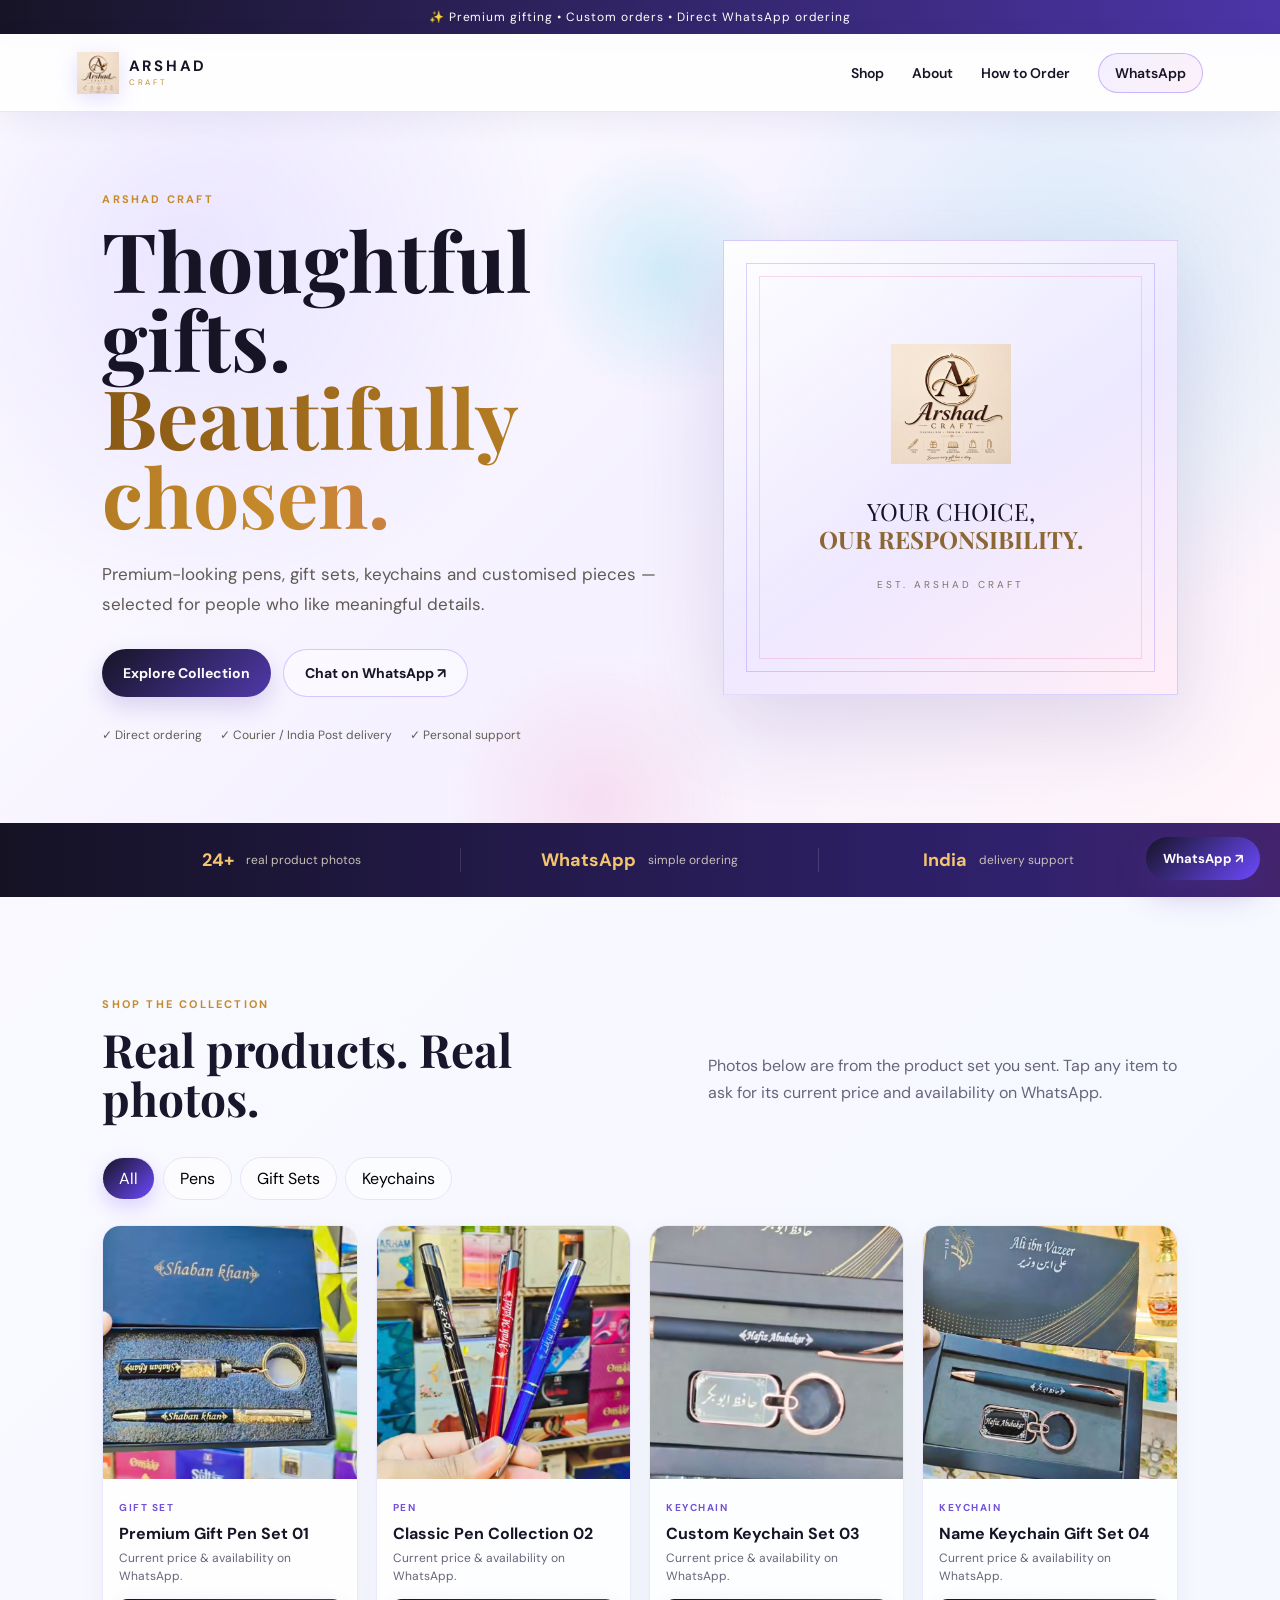
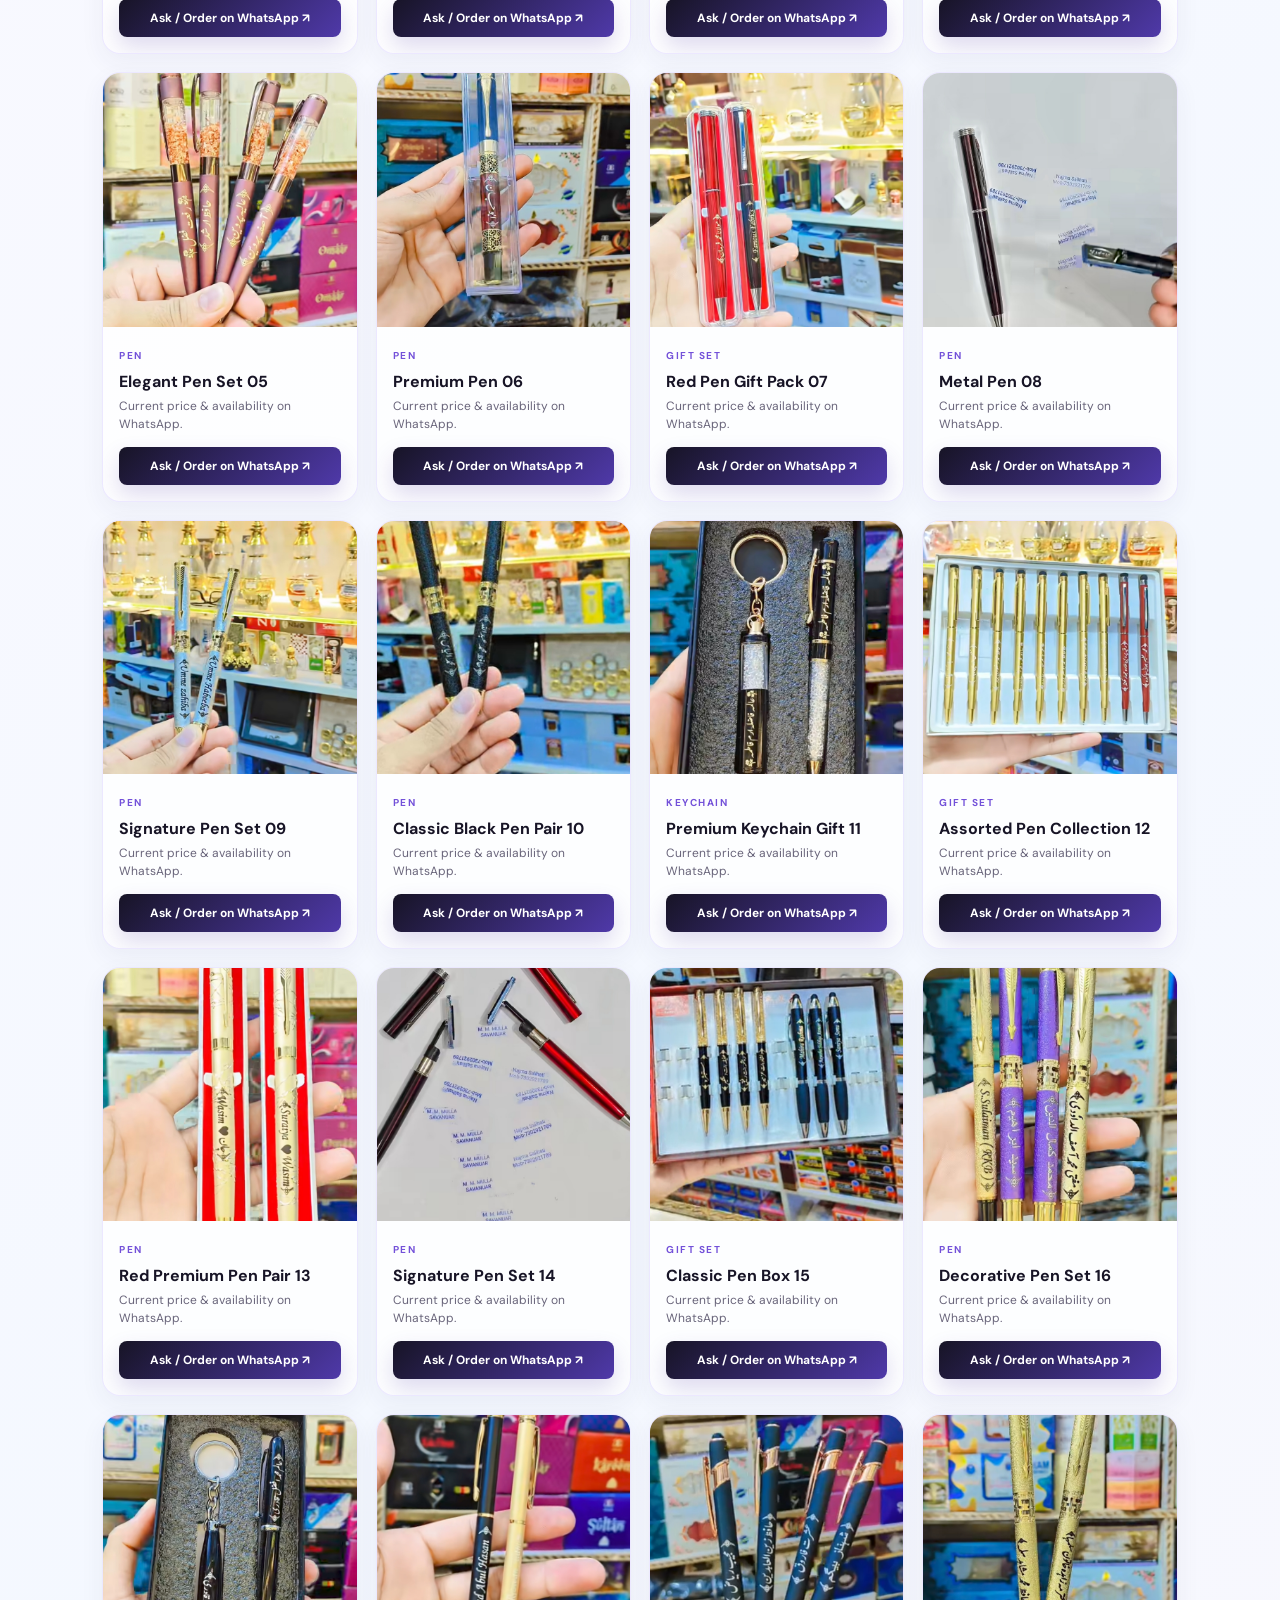
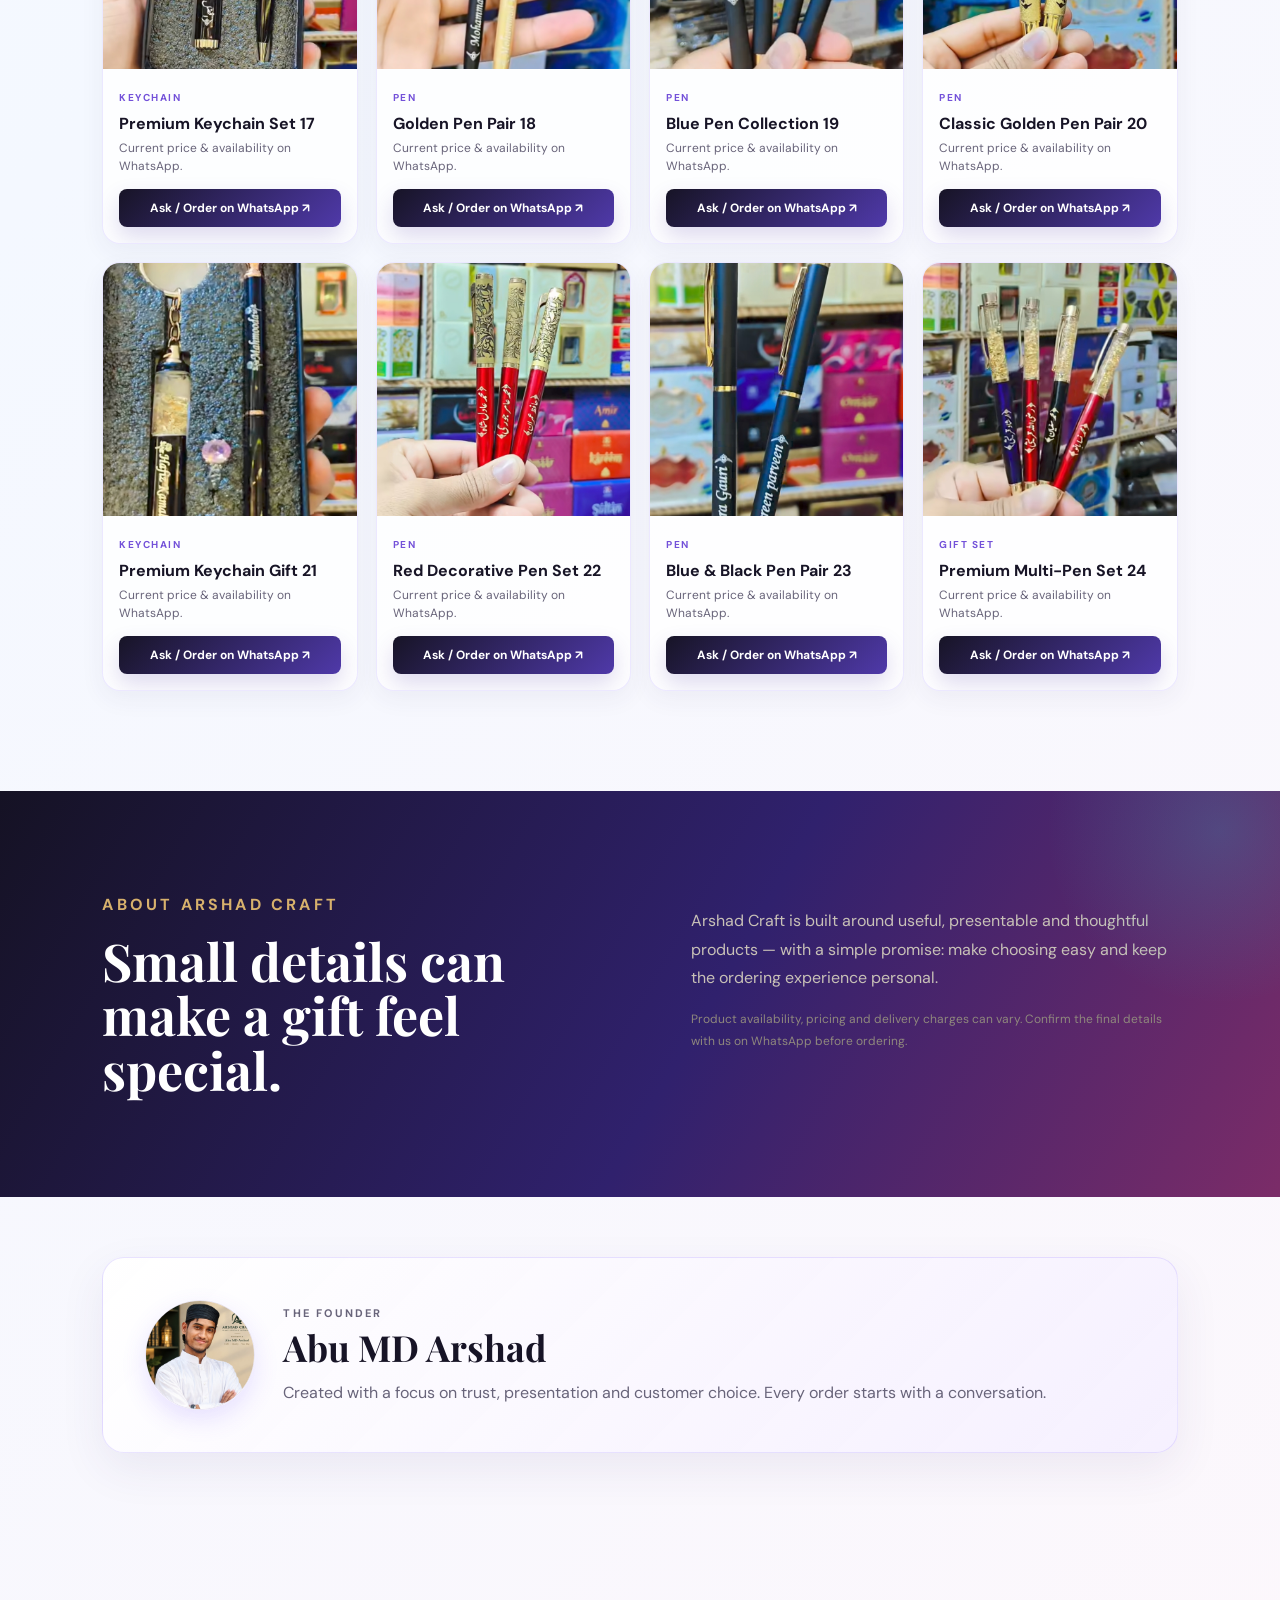
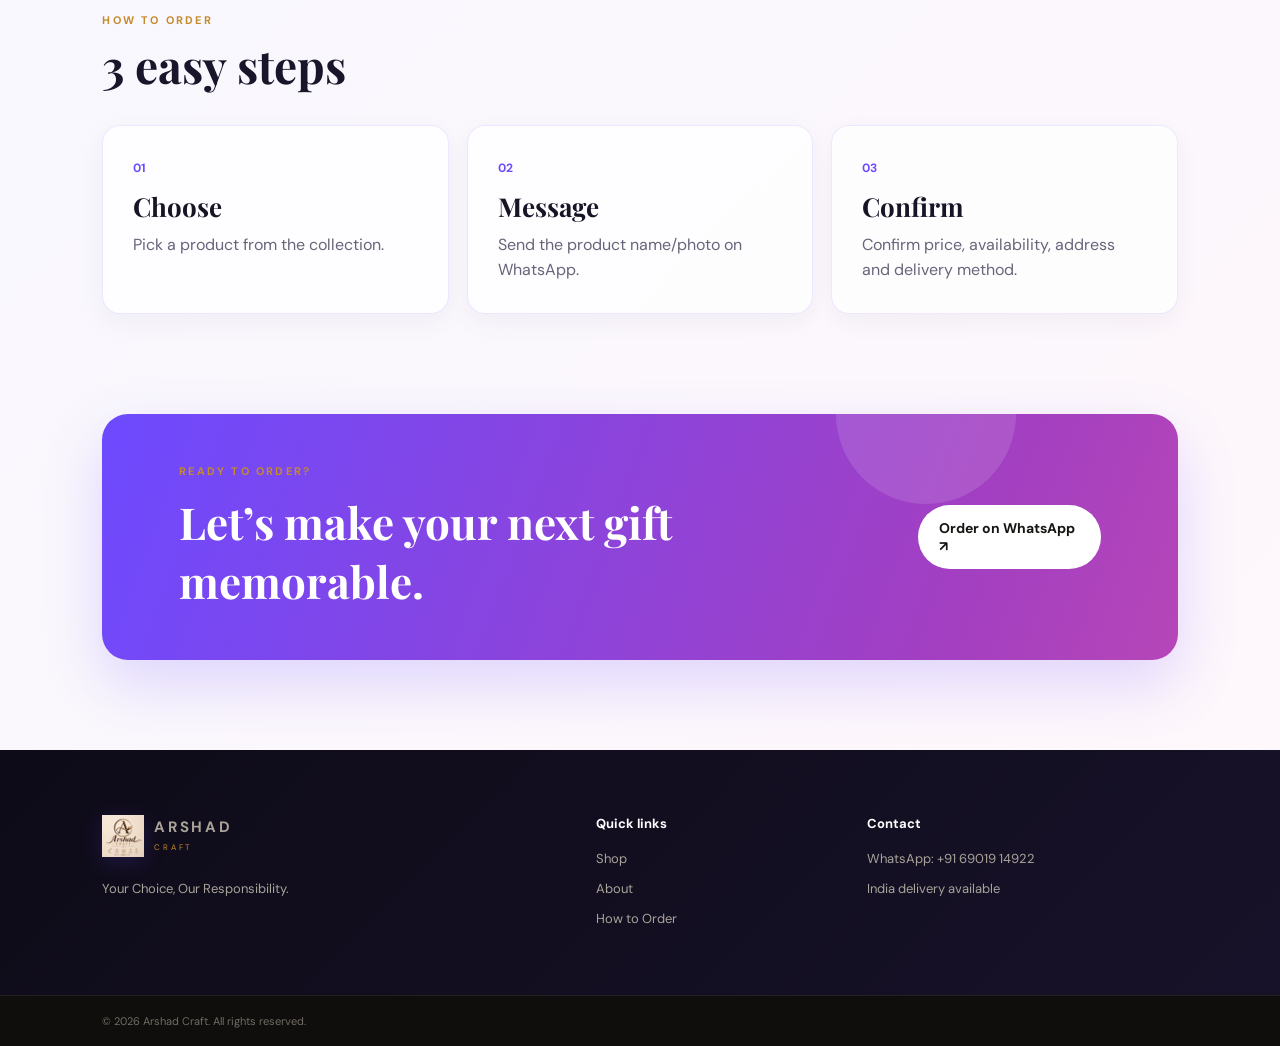
<file: index.html>
<!doctype html>
<html lang="en">
<head>
  <meta charset="utf-8">
  <meta name="viewport" content="width=device-width, initial-scale=1">
  <title>Arshad Craft — Your Choice, Our Responsibility.</title>
  <meta name="description" content="Arshad Craft — premium pens, gift sets, keychains and customised items. Modern colourful gifting with direct WhatsApp ordering.">
  <link rel="stylesheet" href="style.css">
</head>
<body>
  <div class="topbar">✨ Premium gifting • Custom orders • Direct WhatsApp ordering</div>
  <header class="header">
    <a class="brand" href="#home" aria-label="Arshad Craft home"><img class="brand-logo" src="assets/logo.png" alt="Arshad Craft logo"><span><b>ARSHAD</b><small>CRAFT</small></span></a>
    <nav><a href="#shop">Shop</a><a href="#about">About</a><a href="#how">How to Order</a><a class="nav-wa" href="https://wa.me/916901914922?text=Hello%20Arshad%20Craft%2C%20I%20want%20to%20place%20an%20order." target="_blank">WhatsApp</a></nav>
  </header>

  <main>
    <section class="hero" id="home">
      <div class="hero-copy">
        <p class="eyebrow">ARSHAD CRAFT</p>
        <h1>Thoughtful gifts.<br><em>Beautifully chosen.</em></h1>
        <p class="lead">Premium-looking pens, gift sets, keychains and customised pieces — selected for people who like meaningful details.</p>
        <div class="hero-actions"><a class="btn primary" href="#shop">Explore Collection</a><a class="btn ghost" href="https://wa.me/916901914922?text=Hello%20Arshad%20Craft%2C%20please%20share%20your%20latest%20collection." target="_blank">Chat on WhatsApp ↗</a></div>
        <div class="trust"><span>✓ Direct ordering</span><span>✓ Courier / India Post delivery</span><span>✓ Personal support</span></div>
      </div>
      <div class="hero-card"><img class="hero-logo" src="assets/logo.png" alt="Arshad Craft logo"><p>YOUR CHOICE,<br><strong>OUR RESPONSIBILITY.</strong></p><span>EST. ARSHAD CRAFT</span></div>
    </section>

    <section class="strip"><div><b>24+</b><span>real product photos</span></div><div><b>WhatsApp</b><span>simple ordering</span></div><div><b>India</b><span>delivery support</span></div></section>

    <section class="section" id="shop">
      <div class="section-head"><div><p class="eyebrow">SHOP THE COLLECTION</p><h2>Real products. Real photos.</h2></div><p>Photos below are from the product set you sent. Tap any item to ask for its current price and availability on WhatsApp.</p></div>
      <div class="filters" id="filters"><button class="active" data-filter="all">All</button><button data-filter="pen">Pens</button><button data-filter="gift">Gift Sets</button><button data-filter="keychain">Keychains</button></div>
      <div class="grid" id="productGrid"></div>
    </section>

    <section class="about section" id="about">
      <div><p class="eyebrow">ABOUT ARSHAD CRAFT</p><h2>Small details can make a gift feel special.</h2></div>
      <div><p>Arshad Craft is built around useful, presentable and thoughtful products — with a simple promise: make choosing easy and keep the ordering experience personal.</p><p class="muted">Product availability, pricing and delivery charges can vary. Confirm the final details with us on WhatsApp before ordering.</p></div>
    </section>

    <section class="founder section">
      <div class="founder-card"><img class="founder-photo" src="assets/founder.png" alt="Founder of Arshad Craft"><div><p class="eyebrow">THE FOUNDER</p><h2>Abu MD Arshad</h2><p>Created with a focus on trust, presentation and customer choice. Every order starts with a conversation.</p></div></div>
    </section>

    <section class="how section" id="how">
      <div class="section-head"><div><p class="eyebrow">HOW TO ORDER</p><h2>3 easy steps</h2></div></div>
      <div class="steps"><div><b>01</b><h3>Choose</h3><p>Pick a product from the collection.</p></div><div><b>02</b><h3>Message</h3><p>Send the product name/photo on WhatsApp.</p></div><div><b>03</b><h3>Confirm</h3><p>Confirm price, availability, address and delivery method.</p></div></div>
    </section>

    <section class="cta"><div><p class="eyebrow">READY TO ORDER?</p><h2>Let’s make your next gift memorable.</h2></div><a class="btn light" href="https://wa.me/916901914922?text=Hello%20Arshad%20Craft%2C%20I%20want%20to%20order%20a%20product." target="_blank">Order on WhatsApp ↗</a></section>
  </main>

  <footer><div><a class="brand" href="#home"><img class="brand-logo" src="assets/logo.png" alt="Arshad Craft logo"><span><b>ARSHAD</b><small>CRAFT</small></span></a><p>Your Choice, Our Responsibility.</p></div><div><b>Quick links</b><a href="#shop">Shop</a><a href="#about">About</a><a href="#how">How to Order</a></div><div><b>Contact</b><a href="https://wa.me/916901914922" target="_blank">WhatsApp: +91 69019 14922</a><span>India delivery available</span></div></footer>
  <div class="copyright">© <span id="year"></span> Arshad Craft. All rights reserved.</div>
  <script src="script.js"></script>
</body>
</html>
</file>
<file: style.css>
@import url('https://fonts.googleapis.com/css2?family=DM+Sans:wght@400;500;600;700&family=Playfair+Display:wght@600;700&display=swap');
:root{--ink:#171512;--cream:#f7f3ea;--paper:#fffdf8;--gold:#b68a42;--line:#e5ddd0;--muted:#756f66}
*{box-sizing:border-box}html{scroll-behavior:smooth}body{margin:0;color:var(--ink);background:var(--cream);font-family:'DM Sans',sans-serif}a{text-decoration:none;color:inherit}.topbar{background:#171512;color:#f7f3ea;text-align:center;padding:9px 14px;font-size:12px;letter-spacing:.08em}.header{height:78px;background:rgba(247,243,234,.94);backdrop-filter:blur(12px);display:flex;align-items:center;justify-content:space-between;padding:0 6vw;position:sticky;top:0;z-index:20;border-bottom:1px solid var(--line)}.brand{display:flex;align-items:center;gap:10px}.brand-logo{width:42px !important;height:42px !important;max-width:42px !important;max-height:42px !important;object-fit:contain;display:block;flex:0 0 42px}.brand-mark{width:38px;height:38px;border:1px solid var(--gold);display:grid;place-items:center;border-radius:50%;font-family:serif;font-weight:700;font-size:13px}.brand b,.brand small{display:block;line-height:1}.brand b{font-size:15px;letter-spacing:.18em}.brand small{font-size:8px;letter-spacing:.34em;color:var(--gold);margin-top:4px}nav{display:flex;align-items:center;gap:28px;font-size:14px;font-weight:600}nav a:hover{color:var(--gold)}.nav-wa{padding:10px 16px;border:1px solid var(--ink);border-radius:999px}.hero{min-height:650px;display:grid;grid-template-columns:1.1fr .9fr;gap:5vw;align-items:center;padding:80px 8vw;background:radial-gradient(circle at 80% 35%,#e8ddc8 0,#f7f3ea 36%,#f7f3ea 100%)}.eyebrow{font-size:11px;letter-spacing:.2em;font-weight:700;color:var(--gold);margin:0 0 14px}.hero h1,h2{font-family:'Playfair Display',serif}.hero h1{font-size:clamp(48px,7vw,82px);line-height:.96;margin:0 0 25px}.hero h1 em{color:#8b6734;font-style:normal}.lead{font-size:17px;line-height:1.75;color:#5f5a52;max-width:650px}.hero-actions{display:flex;gap:12px;flex-wrap:wrap;margin:30px 0}.btn{display:inline-flex;align-items:center;justify-content:center;padding:14px 21px;border-radius:999px;font-weight:700;font-size:14px}.primary{background:var(--ink);color:white}.ghost{border:1px solid var(--ink)}.trust{display:flex;gap:18px;flex-wrap:wrap;color:#625d55;font-size:12px}.hero-card{aspect-ratio:1/1;max-width:470px;width:100%;margin:auto;border:1px solid #d6c7ad;background:linear-gradient(145deg,#fffdf8,#eadfc9);box-shadow:0 28px 70px #6d5b3d22;display:flex;flex-direction:column;align-items:center;justify-content:center;text-align:center;position:relative}.hero-card:before,.hero-card:after{content:'';position:absolute;inset:22px;border:1px solid #b68a4266}.hero-card:after{inset:35px}.hero-logo{width:120px !important;height:120px !important;max-width:120px !important;max-height:120px !important;object-fit:contain;display:block;z-index:1;margin:0 auto 10px}.seal{width:92px;height:92px;border:1px solid var(--gold);border-radius:50%;display:grid;place-items:center;font-family:serif;font-size:27px;font-weight:700;z-index:1}.hero-card p{font-family:'Playfair Display',serif;font-size:24px;line-height:1.15;z-index:1}.hero-card p strong{color:#8b6734}.hero-card span{font-size:10px;letter-spacing:.3em;color:#7d7569;z-index:1}.strip{display:grid;grid-template-columns:repeat(3,1fr);background:#171512;color:white;padding:25px 8vw}.strip div{display:flex;align-items:center;justify-content:center;gap:12px;border-right:1px solid #ffffff22}.strip div:last-child{border:0}.strip b{font-size:18px;color:#d7b16c}.strip span{font-size:12px;color:#c8c1b7}.section{padding:100px 8vw}.section-head{display:flex;justify-content:space-between;gap:30px;align-items:end;margin-bottom:35px}.section-head h2,.about h2{font-size:46px;line-height:1.05;margin:0}.section-head>p{max-width:470px;color:var(--muted);line-height:1.7}.filters{display:flex;gap:8px;flex-wrap:wrap;margin-bottom:25px}.filters button{border:1px solid var(--line);background:transparent;border-radius:999px;padding:10px 16px;cursor:pointer;font:inherit}.filters button.active,.filters button:hover{background:var(--ink);color:#fff}.grid{display:grid;grid-template-columns:repeat(4,1fr);gap:18px}.card{background:var(--paper);border:1px solid var(--line);overflow:hidden;transition:.25s;display:flex;flex-direction:column}.card:hover{transform:translateY(-4px);box-shadow:0 18px 35px #00000012}.photo{aspect-ratio:1/1;background:#eee7da;overflow:hidden}.photo img{width:100%;height:100%;object-fit:cover;display:block}.card-body{padding:16px}.tag{font-size:10px;letter-spacing:.15em;color:var(--gold);font-weight:700;text-transform:uppercase}.card h3{margin:7px 0 5px;font-size:16px}.card p{margin:0 0 14px;color:var(--muted);font-size:12px;line-height:1.5}.order{display:block;background:var(--ink);color:white;text-align:center;padding:11px;border-radius:8px;font-size:12px;font-weight:700}.about{background:#171512;color:#fff;display:grid;grid-template-columns:1fr 1fr;gap:8vw}.about .eyebrow{color:#d7b16c}.about h2{font-size:52px}.about p{color:#c8c1b7;line-height:1.8;font-size:16px}.about .muted{font-size:12px;color:#8f887d}.founder{padding-top:60px;padding-bottom:60px}.founder-card{border:1px solid var(--line);background:var(--paper);padding:42px;display:flex;gap:28px;align-items:center}.founder-photo{width:110px !important;height:110px !important;max-width:110px !important;max-height:110px !important;border-radius:50%;object-fit:cover;border:1px solid var(--line);display:block;flex:0 0 110px}.founder-initial{width:90px;height:90px;border-radius:50%;background:#171512;color:#d7b16c;display:grid;place-items:center;font-family:serif;font-size:28px}.founder h2{font-size:36px;margin:0 0 8px}.founder p{color:var(--muted);line-height:1.7;margin:0}.steps{display:grid;grid-template-columns:repeat(3,1fr);gap:18px}.steps>div{background:var(--paper);border:1px solid var(--line);padding:30px}.steps b{color:var(--gold);font-size:12px}.steps h3{font-family:'Playfair Display',serif;font-size:26px;margin:12px 0 8px}.steps p{color:var(--muted);line-height:1.6;margin:0}.cta{margin:0 8vw 90px;background:#b68a42;color:white;padding:50px 6vw;display:flex;align-items:center;justify-content:space-between;gap:30px}.cta h2{font-size:44px;margin:0}.btn.light{background:#fff;color:#171512}footer{background:#0f0e0c;color:#fff;padding:65px 8vw;display:grid;grid-template-columns:2fr 1fr 1.4fr;gap:50px}footer p,footer span,footer a:not(.brand){color:#a9a39a;font-size:13px;line-height:1.7}footer>div{display:flex;flex-direction:column;gap:8px}footer b{font-size:13px;margin-bottom:8px}.copyright{background:#0f0e0c;color:#716c64;border-top:1px solid #ffffff14;padding:18px 8vw;font-size:11px}.wa-float{position:fixed;right:20px;bottom:20px;background:#171512;color:#fff;padding:13px 17px;border-radius:999px;box-shadow:0 10px 30px #0004;z-index:30;font-size:13px;font-weight:700}@media(max-width:1000px){.grid{grid-template-columns:repeat(3,1fr)}.hero{grid-template-columns:1fr}.hero-card{max-width:420px}.about{grid-template-columns:1fr}.section-head{align-items:start;flex-direction:column}}@media(max-width:700px){nav a:not(.nav-wa){display:none}.header{padding:0 5vw}.hero{padding:65px 5vw}.hero h1{font-size:48px}.strip{grid-template-columns:1fr;padding:12px 5vw}.strip div{padding:12px;border-right:0;border-bottom:1px solid #ffffff22}.section{padding:70px 5vw}.section-head h2,.about h2{font-size:38px}.grid{grid-template-columns:repeat(2,1fr);gap:12px}.card-body{padding:12px}.card h3{font-size:14px}.steps{grid-template-columns:1fr}.cta{margin:0 5vw 60px;padding:38px 25px;display:block}.cta h2{font-size:36px;margin-bottom:24px}footer{grid-template-columns:1fr;padding:50px 5vw}.founder-card{padding:25px;align-items:flex-start}.trust{font-size:11px}}
@media(max-width:420px){.grid{grid-template-columns:1fr}.hero-actions .btn{width:100%}}


/* FINAL IMAGE SIZE SAFETY */
img.brand-logo{width:42px!important;height:42px!important;max-width:42px!important;max-height:42px!important;}
img.hero-logo{width:120px!important;height:120px!important;max-width:120px!important;max-height:120px!important;}
img.founder-photo{width:110px!important;height:110px!important;max-width:110px!important;max-height:110px!important;}


/* === ARSHAD CRAFT MODERN COLOR + MOTION PACK === */
:root{
 --ink:#171426;--cream:#f7f4ff;--paper:#ffffff;--gold:#c58a2a;--line:#e8e3f2;--muted:#68647a;
 --violet:#6d4aff;--pink:#f05aa6;--cyan:#27c7d8;--lime:#b7df4a;
}
body{background:linear-gradient(135deg,#fbf9ff 0%,#f4f8ff 48%,#fff7fb 100%);overflow-x:hidden}
body:before{content:"";position:fixed;width:420px;height:420px;left:-180px;top:18%;background:radial-gradient(circle,rgba(109,74,255,.16),transparent 68%);filter:blur(10px);pointer-events:none;z-index:-1;animation:orbA 12s ease-in-out infinite alternate}
body:after{content:"";position:fixed;width:430px;height:430px;right:-180px;bottom:8%;background:radial-gradient(circle,rgba(240,90,166,.14),transparent 68%);filter:blur(12px);pointer-events:none;z-index:-1;animation:orbB 14s ease-in-out infinite alternate}
.topbar{background:linear-gradient(90deg,#171426,#4c35a8,#c34d91,#171426);background-size:300% 100%;animation:gradientMove 9s ease infinite;color:#fff}
.header{background:rgba(255,255,255,.78);border-bottom:1px solid rgba(109,74,255,.14);box-shadow:0 8px 30px rgba(53,37,105,.07)}
.brand-logo{filter:drop-shadow(0 5px 10px rgba(109,74,255,.18));transition:transform .35s ease}.brand:hover .brand-logo{transform:rotate(-7deg) scale(1.08)}
.nav-wa{border-color:rgba(109,74,255,.35);background:linear-gradient(135deg,rgba(109,74,255,.08),rgba(240,90,166,.08));transition:.25s}.nav-wa:hover{transform:translateY(-2px);box-shadow:0 8px 20px rgba(109,74,255,.18)}
.hero{position:relative;isolation:isolate;overflow:hidden;background:radial-gradient(circle at 15% 20%,rgba(109,74,255,.12),transparent 30%),radial-gradient(circle at 85% 25%,rgba(39,199,216,.14),transparent 28%),linear-gradient(135deg,#fff 0%,#f5f1ff 52%,#fff5fa 100%)}
.hero:before,.hero:after{content:"";position:absolute;border-radius:50%;filter:blur(1px);pointer-events:none;z-index:-1}
.hero:before{width:260px;height:260px;right:38%;top:4%;background:radial-gradient(circle,rgba(39,199,216,.18),transparent 68%);animation:floatBlob 9s ease-in-out infinite}
.hero:after{width:300px;height:300px;left:35%;bottom:-18%;background:radial-gradient(circle,rgba(240,90,166,.13),transparent 70%);animation:floatBlob 11s ease-in-out infinite reverse}
.hero-copy{animation:heroIn .8s ease both}.hero-card{animation:heroCardIn 1s .15s ease both;border-color:rgba(109,74,255,.2);background:linear-gradient(145deg,rgba(255,255,255,.92),rgba(237,231,255,.9) 55%,rgba(255,237,247,.9));box-shadow:0 30px 80px rgba(77,54,140,.16);transition:transform .5s ease,box-shadow .5s ease}.hero-card:hover{transform:translateY(-8px) rotate(.5deg);box-shadow:0 38px 90px rgba(77,54,140,.23)}
.hero-card:before{border-color:rgba(109,74,255,.24)}.hero-card:after{border-color:rgba(240,90,166,.22)}
.hero h1 em{background:linear-gradient(90deg,#8a5a14,#c58a2a,#e15a9e,#6d4aff);background-size:250% auto;-webkit-background-clip:text;background-clip:text;color:transparent;animation:textShine 7s linear infinite}
.btn.primary,.order{background:linear-gradient(135deg,#171426,#4f39a9);box-shadow:0 10px 22px rgba(76,53,168,.18);transition:.3s}.btn.primary:hover,.order:hover{transform:translateY(-3px);box-shadow:0 14px 28px rgba(76,53,168,.28)}
.btn.ghost{border-color:rgba(109,74,255,.28);background:rgba(255,255,255,.5);transition:.3s}.btn.ghost:hover{border-color:#6d4aff;background:#f0edff;transform:translateY(-3px)}
.strip{background:linear-gradient(90deg,#151224,#30216d,#7d2d69,#151224);background-size:240% 100%;animation:gradientMove 12s ease infinite}.strip b{color:#f4c56d}
.section{position:relative}.section-head h2,.about h2{color:#19152b}.filters button{transition:.25s;background:rgba(255,255,255,.55)}.filters button.active,.filters button:hover{background:linear-gradient(135deg,#171426,#6d4aff);box-shadow:0 8px 18px rgba(109,74,255,.2)}
.grid{perspective:1000px}.card{border:1px solid rgba(109,74,255,.12);border-radius:18px;background:rgba(255,255,255,.8);box-shadow:0 8px 25px rgba(57,45,105,.06);transition:transform .35s ease,box-shadow .35s ease,border-color .35s ease;animation:cardIn .65s ease both}.card:nth-child(2n){animation-delay:.06s}.card:nth-child(3n){animation-delay:.12s}.card:hover{transform:translateY(-9px) rotateX(1deg);border-color:rgba(109,74,255,.35);box-shadow:0 20px 40px rgba(57,45,105,.14)}
.photo{background:linear-gradient(135deg,#eeeaff,#fff0f7);position:relative}.photo:after{content:"";position:absolute;inset:0;background:linear-gradient(120deg,transparent 35%,rgba(255,255,255,.38) 50%,transparent 65%);transform:translateX(-120%);transition:transform .8s ease}.card:hover .photo:after{transform:translateX(120%)}.photo img{transition:transform .5s ease}.card:hover .photo img{transform:scale(1.06)}
.tag{color:#7351d9}.founder-card{border-radius:22px;background:linear-gradient(135deg,rgba(255,255,255,.9),rgba(244,239,255,.85));box-shadow:0 16px 45px rgba(60,45,110,.08);border-color:rgba(109,74,255,.14);transition:.35s}.founder-card:hover{transform:translateY(-5px);box-shadow:0 24px 55px rgba(60,45,110,.14)}.founder-photo{box-shadow:0 10px 25px rgba(109,74,255,.16)}
.steps>div{border-radius:18px;background:rgba(255,255,255,.72);border-color:rgba(109,74,255,.12);box-shadow:0 8px 25px rgba(57,45,105,.05);transition:.3s}.steps>div:hover{transform:translateY(-7px);border-color:rgba(109,74,255,.3);box-shadow:0 18px 35px rgba(57,45,105,.12)}.steps b{color:#6d4aff}
.about{background:linear-gradient(120deg,#151224,#30216d 55%,#7b2c68);position:relative;overflow:hidden}.about:after{content:"";position:absolute;width:360px;height:360px;right:-120px;top:-140px;border-radius:50%;background:radial-gradient(circle,rgba(39,199,216,.2),transparent 68%);animation:floatBlob 10s ease-in-out infinite}.about h2{color:#fff}.cta{border-radius:26px;background:linear-gradient(110deg,#6d4aff,#a33fc1,#ed5b9e,#6d4aff);background-size:250% 100%;animation:gradientMove 10s ease infinite;box-shadow:0 24px 60px rgba(109,74,255,.2);position:relative;overflow:hidden}.cta:after{content:"";position:absolute;width:180px;height:180px;border-radius:50%;right:15%;top:-90px;background:rgba(255,255,255,.12)}.btn.light{transition:.3s}.btn.light:hover{transform:translateY(-3px) scale(1.02);box-shadow:0 12px 25px rgba(0,0,0,.16)}
.wa-float{background:linear-gradient(135deg,#171426,#6d4aff);box-shadow:0 12px 32px rgba(72,49,154,.3);transition:.3s;animation:pulseWa 2.5s ease-in-out infinite}.wa-float:hover{transform:translateY(-4px) scale(1.04)}
footer{background:linear-gradient(135deg,#0e0b18,#171229)}
@keyframes gradientMove{0%{background-position:0% 50%}50%{background-position:100% 50%}100%{background-position:0% 50%}}
@keyframes textShine{0%{background-position:0% 50%}100%{background-position:250% 50%}}
@keyframes orbA{from{transform:translate(0,0) scale(1)}to{transform:translate(90px,35px) scale(1.15)}}
@keyframes orbB{from{transform:translate(0,0) scale(1)}to{transform:translate(-80px,-45px) scale(1.1)}}
@keyframes floatBlob{0%,100%{transform:translate3d(0,0,0)}50%{transform:translate3d(25px,-18px,0)}}
@keyframes heroIn{from{opacity:0;transform:translateY(25px)}to{opacity:1;transform:none}}
@keyframes heroCardIn{from{opacity:0;transform:translateY(30px) scale(.96)}to{opacity:1;transform:none}}
@keyframes cardIn{from{opacity:0;transform:translateY(18px)}to{opacity:1;transform:none}}
@keyframes pulseWa{0%,100%{box-shadow:0 12px 32px rgba(72,49,154,.3)}50%{box-shadow:0 12px 38px rgba(72,49,154,.52)}}
@media(prefers-reduced-motion:reduce){*,*:before,*:after{animation:none!important;transition:none!important;scroll-behavior:auto!important}}
@media(max-width:700px){.hero{padding-top:58px}.hero-card{max-width:380px}.cta{border-radius:20px}}
</file>
